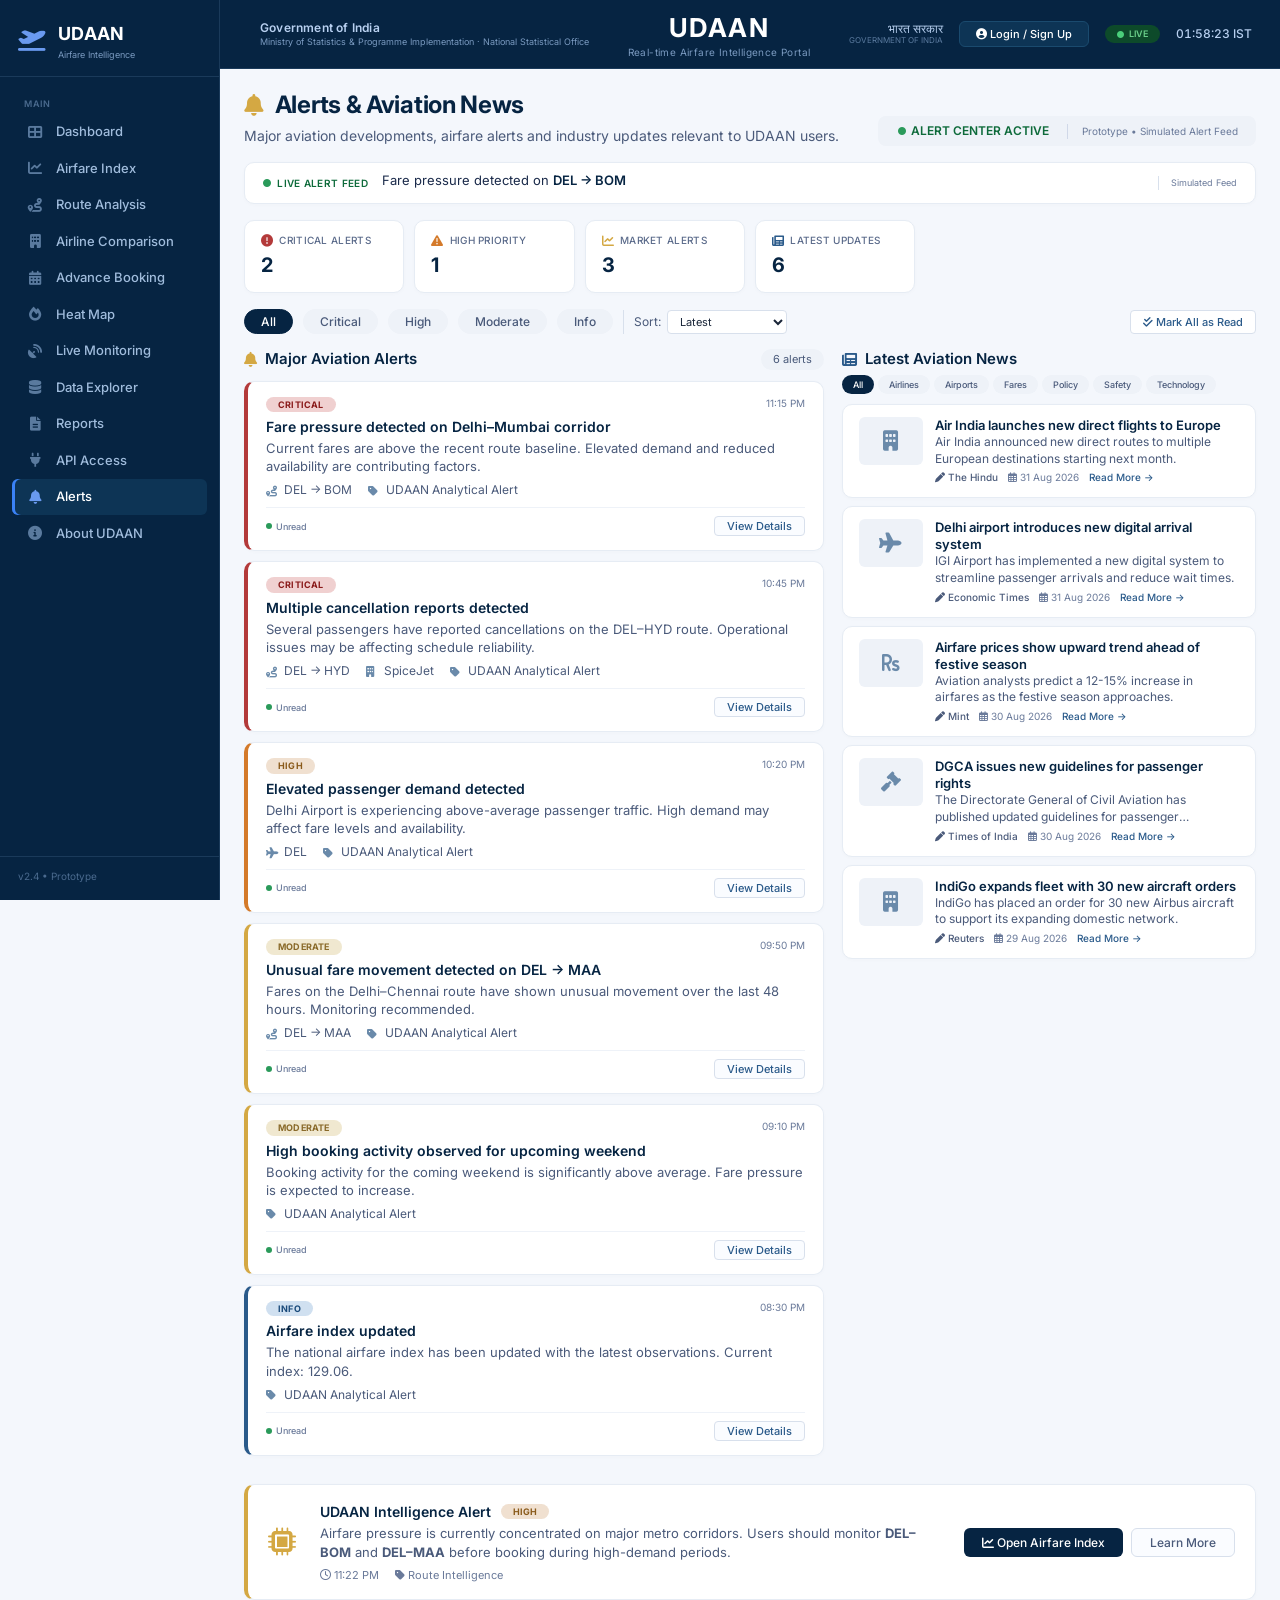
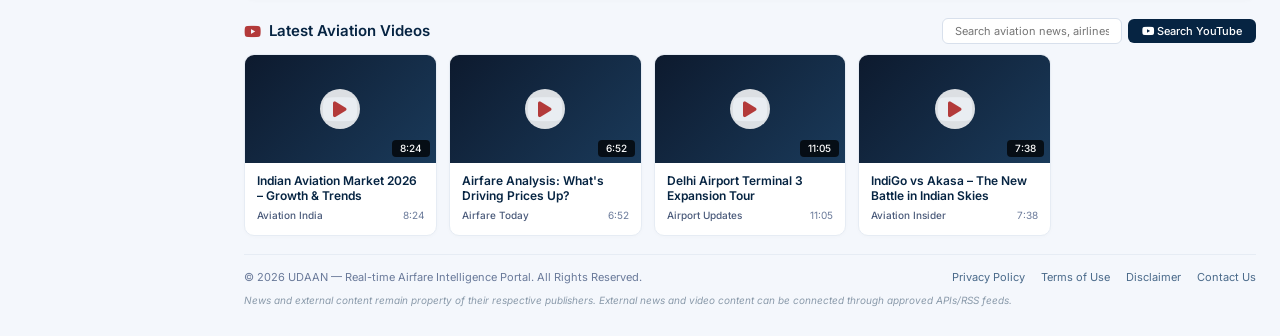
<file: Alerts.html>
<!DOCTYPE html>
<html lang="en">
<head>
    <meta charset="UTF-8" />
    <meta name="viewport" content="width=device-width, initial-scale=1.0" />
    <title>UDAAN – Alerts & Aviation News</title>

    <!-- Inter Font -->
    <link rel="preconnect" href="https://fonts.googleapis.com" />
    <link rel="preconnect" href="https://fonts.gstatic.com" crossorigin />
    <link href="https://fonts.googleapis.com/css2?family=Inter:opsz,wght@14..32,300;14..32,400;14..32,500;14..32,600;14..32,700&display=swap" rel="stylesheet" />

    <!-- Font Awesome 6 -->
    <link rel="stylesheet" href="https://cdnjs.cloudflare.com/ajax/libs/font-awesome/6.0.0-beta3/css/all.min.css" />

    <style>
        /* ----- RESET & BASE ----- */
        * {
            margin: 0;
            padding: 0;
            box-sizing: border-box;
        }
        body {
            font-family: 'Inter', sans-serif;
            background: #f4f7fc;
            color: #1a2639;
            display: flex;
            min-height: 100vh;
            line-height: 1.5;
        }
        a {
            text-decoration: none;
            color: inherit;
        }
        button {
            cursor: pointer;
            font-family: inherit;
            border: none;
            background: none;
        }
        ::-webkit-scrollbar {
            width: 5px;
            height: 5px;
        }
        ::-webkit-scrollbar-track {
            background: #eef2f6;
        }
        ::-webkit-scrollbar-thumb {
            background: #b0c4d8;
            border-radius: 6px;
        }

        /* ----- SIDEBAR ----- */
        .sidebar {
            width: 220px;
            background: #062442;
            color: #b8d0e8;
            display: flex;
            flex-direction: column;
            flex-shrink: 0;
            min-height: 100vh;
            position: sticky;
            top: 0;
            height: 100vh;
            overflow-y: auto;
            padding: 0 0 16px 0;
            border-right: 1px solid #1a3a5a;
            z-index: 100;
        }
        .sidebar-brand {
            padding: 20px 18px 14px 18px;
            border-bottom: 1px solid #1a3a5a;
            display: flex;
            align-items: center;
            gap: 12px;
        }
        .sidebar-brand .brand-icon {
            font-size: 22px;
            color: #6a9af0;
        }
        .sidebar-brand .brand-text {
            font-weight: 700;
            font-size: 18px;
            color: #fff;
            letter-spacing: 0.3px;
        }
        .sidebar-brand .brand-sub {
            font-size: 9px;
            font-weight: 400;
            color: #7a9ac0;
            display: block;
            margin-top: 1px;
        }
        .sidebar-nav {
            padding: 14px 12px 0 12px;
            flex: 1;
        }
        .sidebar-nav .nav-label {
            font-size: 9px;
            text-transform: uppercase;
            letter-spacing: 0.6px;
            color: #4a6a8e;
            padding: 6px 12px 4px 12px;
            font-weight: 600;
        }
        .sidebar-nav a {
            display: flex;
            align-items: center;
            gap: 12px;
            padding: 8px 14px;
            border-radius: 6px;
            font-size: 13px;
            font-weight: 500;
            color: #a0bcdc;
            transition: background 0.15s, color 0.15s;
            margin-bottom: 1px;
        }
        .sidebar-nav a i {
            width: 18px;
            text-align: center;
            font-size: 14px;
            color: #5a7a9e;
        }
        .sidebar-nav a:hover {
            background: #0d3455;
            color: #fff;
        }
        .sidebar-nav a:hover i {
            color: #6a9af0;
        }
        .sidebar-nav a.active {
            background: #0d3455;
            color: #fff;
            box-shadow: inset 3px 0 0 #3b82f6;
        }
        .sidebar-nav a.active i {
            color: #6a9af0;
        }
        .sidebar-footer {
            padding: 12px 18px 0 18px;
            border-top: 1px solid #1a3a5a;
            font-size: 10px;
            color: #4a6a8e;
            margin-top: auto;
        }

        /* ----- HEADER ----- */
        .top-header {
            background: #062442;
            color: #fff;
            padding: 8px 28px;
            display: flex;
            align-items: center;
            justify-content: space-between;
            border-bottom: 1px solid #1a3a5a;
            flex-shrink: 0;
            flex-wrap: wrap;
            gap: 6px 16px;
        }
        .top-header .left {
            display: flex;
            align-items: center;
            gap: 12px;
        }
        .top-header .left .emblem {
            font-size: 26px;
            color: #d4a843;
        }
        .top-header .left .gov-text {
            line-height: 1.3;
        }
        .top-header .left .gov-text .line1 {
            font-size: 12px;
            font-weight: 600;
            letter-spacing: 0.2px;
            color: #b8d0f0;
        }
        .top-header .left .gov-text .line2 {
            font-size: 9px;
            font-weight: 400;
            color: #7a9ac0;
        }
        .top-header .center {
            text-align: center;
        }
        .top-header .center .uda {
            font-size: 26px;
            font-weight: 700;
            letter-spacing: 1.5px;
            color: #fff;
        }
        .top-header .center .uda-sub {
            font-size: 10px;
            font-weight: 400;
            color: #7a9ac0;
            letter-spacing: 0.4px;
            display: block;
            margin-top: -2px;
        }
        .top-header .right {
            display: flex;
            align-items: center;
            gap: 16px;
        }
        .top-header .right .hindi {
            font-size: 12px;
            font-weight: 500;
            color: #b8d0f0;
            line-height: 1.2;
            text-align: right;
        }
        .top-header .right .hindi small {
            font-size: 8px;
            font-weight: 400;
            color: #5a7a9e;
            display: block;
        }
        .top-header .right .login-btn {
            background: #0d3455;
            border: 1px solid #1a4a6e;
            color: #fff;
            padding: 5px 16px;
            border-radius: 6px;
            font-size: 11px;
            font-weight: 500;
            transition: background 0.15s;
        }
        .top-header .right .login-btn:hover {
            background: #1a4a6e;
        }
        .top-header .right .live-badge {
            background: #0d4a2a;
            color: #6acf8a;
            font-size: 9px;
            font-weight: 600;
            padding: 2px 12px;
            border-radius: 12px;
            display: flex;
            align-items: center;
            gap: 5px;
        }
        .top-header .right .live-badge i {
            font-size: 7px;
            color: #4acf7a;
        }
        .top-header .right .clock {
            font-size: 12px;
            font-weight: 500;
            color: #b8d0f0;
            font-variant-numeric: tabular-nums;
        }

        /* ----- MAIN WRAPPER ----- */
        .main-wrapper {
            flex: 1;
            display: flex;
            flex-direction: column;
            min-width: 0;
        }

        /* ----- PAGE CONTENT ----- */
        .page-content {
            padding: 18px 24px 28px 24px;
            flex: 1;
        }

        /* ----- TITLE ROW ----- */
        .page-title-row {
            display: flex;
            align-items: flex-end;
            justify-content: space-between;
            flex-wrap: wrap;
            gap: 10px 20px;
            margin-bottom: 16px;
        }
        .page-title-row .title-group h1 {
            font-size: 24px;
            font-weight: 700;
            color: #062442;
            letter-spacing: -0.3px;
            display: flex;
            align-items: center;
            gap: 12px;
        }
        .page-title-row .title-group h1 i {
            color: #d4a843;
            font-size: 22px;
        }
        .page-title-row .title-group p {
            font-size: 14px;
            color: #4a5a7a;
            margin-top: 2px;
            font-weight: 400;
        }
        .page-title-row .meta-group {
            display: flex;
            align-items: center;
            gap: 18px;
            flex-wrap: wrap;
            background: #eef2f8;
            padding: 6px 18px 6px 20px;
            border-radius: 8px;
            font-size: 12px;
            color: #2a3a5a;
        }
        .page-title-row .meta-group .live {
            color: #0d6a3a;
            font-weight: 600;
            display: flex;
            align-items: center;
            gap: 5px;
        }
        .page-title-row .meta-group .live i {
            font-size: 8px;
            color: #2a9a5a;
        }
        .page-title-row .meta-group .proto {
            font-size: 10px;
            color: #6a7a9a;
            font-weight: 400;
            border-left: 1px solid #d0d8e8;
            padding-left: 14px;
        }

        /* ----- TICKER ----- */
        .ticker-wrap {
            background: #fff;
            border-radius: 10px;
            border: 1px solid #e6ecf4;
            padding: 8px 18px;
            margin-bottom: 16px;
            box-shadow: 0 1px 4px rgba(0, 0, 0, 0.02);
            display: flex;
            align-items: center;
            gap: 14px;
            overflow: hidden;
        }
        .ticker-wrap .ticker-label {
            font-size: 10px;
            font-weight: 600;
            color: #0d6a3a;
            text-transform: uppercase;
            letter-spacing: 0.3px;
            white-space: nowrap;
            display: flex;
            align-items: center;
            gap: 6px;
        }
        .ticker-wrap .ticker-label i {
            font-size: 8px;
            color: #2a9a5a;
        }
        .ticker-wrap .ticker-track {
            flex: 1;
            overflow: hidden;
            position: relative;
            height: 24px;
        }
        .ticker-wrap .ticker-track .ticker-item {
            position: absolute;
            white-space: nowrap;
            font-size: 13px;
            color: #1a2a4a;
            opacity: 0;
            transform: translateY(8px);
            transition: opacity 0.4s ease, transform 0.4s ease;
            width: 100%;
        }
        .ticker-wrap .ticker-track .ticker-item.active {
            opacity: 1;
            transform: translateY(0);
        }
        .ticker-wrap .ticker-track .ticker-item .highlight {
            font-weight: 600;
            color: #062442;
        }
        .ticker-wrap .ticker-sim {
            font-size: 9px;
            color: #6a7a9a;
            white-space: nowrap;
            font-weight: 400;
            border-left: 1px solid #d8e0ec;
            padding-left: 12px;
        }

        /* ----- KPI STRIP ----- */
        .kpi-strip {
            display: grid;
            grid-template-columns: repeat(auto-fill, minmax(140px, 1fr));
            gap: 10px;
            margin-bottom: 16px;
        }
        .kpi-card {
            background: #fff;
            border-radius: 10px;
            padding: 12px 16px;
            border: 1px solid #e6ecf4;
            box-shadow: 0 1px 4px rgba(0, 0, 0, 0.02);
            transition: box-shadow 0.15s;
        }
        .kpi-card:hover {
            box-shadow: 0 4px 12px rgba(0, 0, 0, 0.04);
        }
        .kpi-card .kpi-label {
            font-size: 10px;
            font-weight: 500;
            color: #5a6a8a;
            text-transform: uppercase;
            letter-spacing: 0.3px;
            display: flex;
            align-items: center;
            gap: 6px;
        }
        .kpi-card .kpi-label i {
            font-size: 12px;
            color: #6a8aaa;
        }
        .kpi-card .kpi-value {
            font-size: 20px;
            font-weight: 700;
            color: #062442;
            margin-top: 2px;
        }
        .kpi-card .kpi-sub {
            font-size: 10px;
            color: #4a5a7a;
        }

        /* ----- FILTER ROW ----- */
        .filter-row {
            display: flex;
            flex-wrap: wrap;
            gap: 6px 10px;
            align-items: center;
            margin-bottom: 14px;
        }
        .filter-row .filter-btn {
            padding: 4px 16px;
            border-radius: 20px;
            font-size: 12px;
            font-weight: 500;
            color: #4a5a7a;
            background: #eef2f8;
            border: 1px solid transparent;
            transition: background 0.15s, color 0.15s, border-color 0.15s;
        }
        .filter-row .filter-btn:hover {
            background: #e2e8f0;
        }
        .filter-row .filter-btn.active {
            background: #062442;
            color: #fff;
            border-color: #062442;
        }
        .filter-row .filter-btn.sev-critical.active {
            background: #8a1a1a;
            border-color: #8a1a1a;
            color: #fff;
        }
        .filter-row .filter-btn.sev-high.active {
            background: #b37a2a;
            border-color: #b37a2a;
            color: #fff;
        }
        .filter-row .filter-btn.sev-moderate.active {
            background: #d4a843;
            border-color: #d4a843;
            color: #fff;
        }
        .filter-row .filter-btn.sev-info.active {
            background: #2a5a8a;
            border-color: #2a5a8a;
            color: #fff;
        }
        .filter-row .filter-divider {
            width: 1px;
            height: 24px;
            background: #d8e0ec;
        }
        .filter-row .filter-sort {
            font-size: 12px;
            color: #4a5a7a;
            display: flex;
            align-items: center;
            gap: 6px;
        }
        .filter-row .filter-sort select {
            border: 1px solid #d8e0ec;
            border-radius: 4px;
            padding: 3px 8px;
            font-size: 11px;
            font-family: inherit;
            background: #fff;
            color: #1a2639;
        }
        .filter-row .filter-sort select:focus {
            outline: none;
            border-color: #3b82f6;
        }
        .filter-row .mark-read-btn {
            font-size: 11px;
            font-weight: 500;
            color: #2a5a8a;
            padding: 4px 12px;
            border-radius: 4px;
            border: 1px solid #d8e0ec;
            background: #fff;
            transition: background 0.15s;
            margin-left: auto;
        }
        .filter-row .mark-read-btn:hover {
            background: #eef2f8;
        }

        /* ----- TWO-COLUMN LAYOUT ----- */
        .two-col {
            display: grid;
            grid-template-columns: 1.4fr 1fr;
            gap: 18px;
            margin-bottom: 18px;
        }

        /* ----- ALERT CARDS ----- */
        .alert-section .as-head {
            display: flex;
            justify-content: space-between;
            align-items: center;
            margin-bottom: 10px;
        }
        .alert-section .as-head h3 {
            font-size: 15px;
            font-weight: 600;
            color: #062442;
            display: flex;
            align-items: center;
            gap: 8px;
        }
        .alert-section .as-head h3 i {
            color: #d4a843;
        }
        .alert-section .as-head .as-count {
            font-size: 11px;
            color: #4a5a7a;
            background: #eef2f8;
            padding: 2px 12px;
            border-radius: 12px;
        }

        .alert-card {
            background: #fff;
            border-radius: 10px;
            border: 1px solid #e6ecf4;
            padding: 14px 18px;
            margin-bottom: 10px;
            box-shadow: 0 1px 4px rgba(0, 0, 0, 0.02);
            transition: box-shadow 0.15s, border-color 0.15s;
            cursor: pointer;
            position: relative;
            border-left: 4px solid #8aaaca;
        }
        .alert-card:hover {
            box-shadow: 0 4px 12px rgba(0, 0, 0, 0.05);
        }
        .alert-card.sev-critical {
            border-left-color: #b33a3a;
        }
        .alert-card.sev-high {
            border-left-color: #d47a2a;
        }
        .alert-card.sev-moderate {
            border-left-color: #d4a843;
        }
        .alert-card.sev-info {
            border-left-color: #2a5a8a;
        }
        .alert-card .ac-top {
            display: flex;
            justify-content: space-between;
            align-items: flex-start;
            gap: 8px;
        }
        .alert-card .ac-top .ac-badge {
            font-size: 9px;
            font-weight: 700;
            padding: 1px 12px;
            border-radius: 12px;
            text-transform: uppercase;
            letter-spacing: 0.2px;
            flex-shrink: 0;
            margin-top: 1px;
        }
        .ac-badge.critical {
            background: #f0d0d0;
            color: #8a1a1a;
        }
        .ac-badge.high {
            background: #f0e0d0;
            color: #8a5a1a;
        }
        .ac-badge.moderate {
            background: #f0e8d0;
            color: #8a6a2a;
        }
        .ac-badge.info {
            background: #d0e0f0;
            color: #1a4a7a;
        }
        .alert-card .ac-top .ac-time {
            font-size: 10px;
            color: #6a7a9a;
            font-weight: 400;
            flex-shrink: 0;
        }
        .alert-card .ac-title {
            font-size: 14px;
            font-weight: 600;
            color: #062442;
            margin: 4px 0 2px 0;
        }
        .alert-card .ac-desc {
            font-size: 13px;
            color: #4a5a7a;
            line-height: 1.4;
        }
        .alert-card .ac-meta {
            display: flex;
            flex-wrap: wrap;
            gap: 8px 16px;
            margin-top: 6px;
            font-size: 12px;
            color: #4a5a7a;
        }
        .alert-card .ac-meta .ac-meta-item {
            display: flex;
            align-items: center;
            gap: 4px;
        }
        .alert-card .ac-meta .ac-meta-item i {
            font-size: 11px;
            color: #6a8aaa;
            width: 14px;
        }
        .alert-card .ac-meta .ac-source {
            font-size: 10px;
            color: #6a7a9a;
        }
        .alert-card .ac-footer {
            display: flex;
            justify-content: space-between;
            align-items: center;
            margin-top: 8px;
            padding-top: 8px;
            border-top: 1px solid #eef2f8;
        }
        .alert-card .ac-footer .ac-read-status {
            font-size: 9px;
            font-weight: 500;
            color: #6a7a9a;
            display: flex;
            align-items: center;
            gap: 4px;
        }
        .alert-card .ac-footer .ac-read-status .dot {
            width: 6px;
            height: 6px;
            border-radius: 50%;
            display: inline-block;
        }
        .alert-card .ac-footer .ac-read-status .dot.unread {
            background: #2a9a5a;
        }
        .alert-card .ac-footer .ac-read-status .dot.read {
            background: #b0c4d8;
        }
        .alert-card .ac-footer .ac-view-btn {
            font-size: 11px;
            font-weight: 500;
            color: #2a5a8a;
            padding: 2px 12px;
            border-radius: 4px;
            border: 1px solid #d8e0ec;
            background: #fafcff;
            transition: background 0.15s;
        }
        .alert-card .ac-footer .ac-view-btn:hover {
            background: #eef2f8;
        }

        .alert-card.read {
            opacity: 0.7;
        }
        .alert-card.read .ac-footer .ac-read-status .dot {
            background: #b0c4d8;
        }

        /* ----- NEWS CARDS ----- */
        .news-section .ns-head {
            display: flex;
            justify-content: space-between;
            align-items: center;
            margin-bottom: 10px;
            flex-wrap: wrap;
            gap: 4px 10px;
        }
        .news-section .ns-head h3 {
            font-size: 15px;
            font-weight: 600;
            color: #062442;
            display: flex;
            align-items: center;
            gap: 8px;
        }
        .news-section .ns-head h3 i {
            color: #2a5a8a;
        }
        .news-section .ns-head .ns-cats {
            display: flex;
            gap: 4px;
            flex-wrap: wrap;
        }
        .news-section .ns-head .ns-cats .ns-cat {
            font-size: 9px;
            font-weight: 500;
            padding: 2px 10px;
            border-radius: 12px;
            background: #eef2f8;
            color: #4a5a7a;
            border: 1px solid transparent;
            transition: background 0.15s, color 0.15s;
            cursor: pointer;
        }
        .news-section .ns-head .ns-cats .ns-cat:hover {
            background: #e2e8f0;
        }
        .news-section .ns-head .ns-cats .ns-cat.active {
            background: #062442;
            color: #fff;
        }

        .news-card {
            background: #fff;
            border-radius: 10px;
            border: 1px solid #e6ecf4;
            padding: 12px 16px;
            margin-bottom: 8px;
            box-shadow: 0 1px 4px rgba(0, 0, 0, 0.02);
            transition: box-shadow 0.15s;
            display: flex;
            gap: 12px;
            align-items: flex-start;
        }
        .news-card:hover {
            box-shadow: 0 4px 12px rgba(0, 0, 0, 0.04);
        }
        .news-card .nc-thumb {
            width: 64px;
            height: 48px;
            border-radius: 6px;
            flex-shrink: 0;
            background: #eef2f8;
            overflow: hidden;
            display: flex;
            align-items: center;
            justify-content: center;
            color: #6a8aaa;
            font-size: 20px;
        }
        .news-card .nc-thumb img {
            width: 100%;
            height: 100%;
            object-fit: cover;
        }
        .news-card .nc-body {
            flex: 1;
            min-width: 0;
        }
        .news-card .nc-body .nc-title {
            font-size: 13px;
            font-weight: 600;
            color: #062442;
            line-height: 1.3;
        }
        .news-card .nc-body .nc-summary {
            font-size: 12px;
            color: #4a5a7a;
            line-height: 1.4;
            display: -webkit-box;
            -webkit-line-clamp: 2;
            -webkit-box-orient: vertical;
            overflow: hidden;
        }
        .news-card .nc-body .nc-meta {
            display: flex;
            gap: 10px;
            margin-top: 3px;
            font-size: 10px;
            color: #6a7a9a;
            flex-wrap: wrap;
            align-items: center;
        }
        .news-card .nc-body .nc-meta .nc-source {
            font-weight: 500;
            color: #4a5a7a;
        }
        .news-card .nc-body .nc-meta .nc-readmore {
            color: #2a5a8a;
            font-weight: 500;
            cursor: pointer;
        }
        .news-card .nc-body .nc-meta .nc-readmore:hover {
            text-decoration: underline;
        }

        /* ----- VIDEO SECTION ----- */
        .video-section {
            margin-bottom: 18px;
        }
        .video-section .vs-head {
            display: flex;
            justify-content: space-between;
            align-items: center;
            margin-bottom: 10px;
            flex-wrap: wrap;
            gap: 4px 10px;
        }
        .video-section .vs-head h3 {
            font-size: 15px;
            font-weight: 600;
            color: #062442;
            display: flex;
            align-items: center;
            gap: 8px;
        }
        .video-section .vs-head h3 i {
            color: #b33a3a;
        }
        .video-section .vs-head .vs-search {
            display: flex;
            gap: 6px;
            align-items: center;
        }
        .video-section .vs-head .vs-search input {
            border: 1px solid #d8e0ec;
            border-radius: 6px;
            padding: 5px 12px;
            font-size: 11px;
            font-family: inherit;
            width: 180px;
            background: #fff;
            color: #1a2639;
        }
        .video-section .vs-head .vs-search input:focus {
            outline: none;
            border-color: #3b82f6;
        }
        .video-section .vs-head .vs-search button {
            background: #062442;
            color: #fff;
            padding: 5px 14px;
            border-radius: 6px;
            font-size: 11px;
            font-weight: 500;
            transition: background 0.15s;
            white-space: nowrap;
        }
        .video-section .vs-head .vs-search button:hover {
            background: #0d3455;
        }

        .video-grid {
            display: grid;
            grid-template-columns: repeat(auto-fill, minmax(180px, 1fr));
            gap: 12px;
        }
        .video-card {
            background: #fff;
            border-radius: 10px;
            border: 1px solid #e6ecf4;
            overflow: hidden;
            box-shadow: 0 1px 4px rgba(0, 0, 0, 0.02);
            transition: box-shadow 0.15s;
            cursor: pointer;
        }
        .video-card:hover {
            box-shadow: 0 4px 16px rgba(0, 0, 0, 0.08);
        }
        .video-card .vc-thumb {
            width: 100%;
            aspect-ratio: 16/9;
            background: #0d1a2e;
            position: relative;
            overflow: hidden;
            display: flex;
            align-items: center;
            justify-content: center;
        }
        .video-card .vc-thumb img {
            width: 100%;
            height: 100%;
            object-fit: cover;
        }
        .video-card .vc-thumb .vc-play {
            position: absolute;
            width: 40px;
            height: 40px;
            border-radius: 50%;
            background: rgba(255, 255, 255, 0.85);
            display: flex;
            align-items: center;
            justify-content: center;
            color: #b33a3a;
            font-size: 18px;
            transition: transform 0.15s;
        }
        .video-card:hover .vc-thumb .vc-play {
            transform: scale(1.1);
        }
        .video-card .vc-thumb .vc-duration {
            position: absolute;
            bottom: 6px;
            right: 6px;
            background: rgba(0, 0, 0, 0.75);
            color: #fff;
            font-size: 10px;
            font-weight: 500;
            padding: 1px 8px;
            border-radius: 4px;
        }
        .video-card .vc-body {
            padding: 10px 12px 12px 12px;
        }
        .video-card .vc-body .vc-title {
            font-size: 12px;
            font-weight: 600;
            color: #062442;
            line-height: 1.3;
            display: -webkit-box;
            -webkit-line-clamp: 2;
            -webkit-box-orient: vertical;
            overflow: hidden;
        }
        .video-card .vc-body .vc-meta {
            display: flex;
            justify-content: space-between;
            font-size: 10px;
            color: #6a7a9a;
            margin-top: 4px;
        }
        .video-card .vc-body .vc-meta .vc-channel {
            font-weight: 500;
            color: #4a5a7a;
        }

        /* ----- UDAAN INTELLIGENCE ALERT ----- */
        .intel-alert {
            background: #fff;
            border-radius: 10px;
            border: 1px solid #e6ecf4;
            padding: 16px 20px;
            margin-bottom: 18px;
            box-shadow: 0 1px 4px rgba(0, 0, 0, 0.02);
            border-left: 4px solid #d4a843;
            display: flex;
            align-items: center;
            gap: 16px 24px;
            flex-wrap: wrap;
        }
        .intel-alert .ia-icon {
            font-size: 28px;
            color: #d4a843;
        }
        .intel-alert .ia-body {
            flex: 1;
            min-width: 200px;
        }
        .intel-alert .ia-body .ia-title {
            font-size: 14px;
            font-weight: 600;
            color: #062442;
            display: flex;
            align-items: center;
            gap: 10px;
            flex-wrap: wrap;
        }
        .intel-alert .ia-body .ia-title .ia-badge {
            font-size: 9px;
            font-weight: 700;
            padding: 1px 12px;
            border-radius: 12px;
            background: #f0e0d0;
            color: #8a5a1a;
        }
        .intel-alert .ia-body .ia-desc {
            font-size: 13px;
            color: #4a5a7a;
            margin-top: 2px;
        }
        .intel-alert .ia-body .ia-meta {
            font-size: 11px;
            color: #6a7a9a;
            margin-top: 4px;
            display: flex;
            gap: 16px;
            flex-wrap: wrap;
        }
        .intel-alert .ia-action {
            display: flex;
            gap: 8px;
            flex-wrap: wrap;
        }
        .intel-alert .ia-action .ia-btn {
            background: #062442;
            color: #fff;
            padding: 6px 18px;
            border-radius: 6px;
            font-size: 12px;
            font-weight: 500;
            transition: background 0.15s;
        }
        .intel-alert .ia-action .ia-btn:hover {
            background: #0d3455;
        }
        .intel-alert .ia-action .ia-btn-outline {
            border: 1px solid #d8e0ec;
            padding: 6px 18px;
            border-radius: 6px;
            font-size: 12px;
            font-weight: 500;
            color: #4a5a7a;
            background: #fafcff;
            transition: background 0.15s;
        }
        .intel-alert .ia-action .ia-btn-outline:hover {
            background: #eef2f8;
        }

        /* ----- FOOTER ----- */
        .page-footer {
            border-top: 1px solid #e6ecf4;
            padding-top: 14px;
            margin-top: 6px;
            display: flex;
            justify-content: space-between;
            flex-wrap: wrap;
            gap: 8px 16px;
            font-size: 11px;
            color: #6a7a9a;
        }
        .page-footer .footer-links {
            display: flex;
            gap: 16px;
        }
        .page-footer .footer-links a {
            color: #4a6a8a;
        }
        .page-footer .footer-links a:hover {
            color: #062442;
        }
        .page-footer .footer-disclaimer {
            font-size: 10px;
            color: #8a9aaa;
            font-style: italic;
        }

        /* ----- MODAL ----- */
        .modal-overlay {
            position: fixed;
            top: 0;
            left: 0;
            width: 100%;
            height: 100%;
            background: rgba(6, 36, 66, 0.5);
            z-index: 300;
            display: none;
            justify-content: center;
            align-items: center;
            padding: 20px;
            overflow-y: auto;
        }
        .modal-overlay.active {
            display: flex;
        }
        .modal-box {
            background: #fff;
            border-radius: 12px;
            max-width: 640px;
            width: 100%;
            max-height: 94vh;
            overflow-y: auto;
            padding: 24px 28px 20px 28px;
            box-shadow: 0 20px 60px rgba(0, 0, 0, 0.18);
            position: relative;
        }
        .modal-box .close-modal {
            position: absolute;
            top: 14px;
            right: 20px;
            background: none;
            border: none;
            font-size: 26px;
            color: #5a6a8a;
            cursor: pointer;
        }
        .modal-box .modal-title {
            font-size: 20px;
            font-weight: 700;
            color: #062442;
            margin-bottom: 4px;
            padding-right: 30px;
        }
        .modal-box .modal-sub {
            font-size: 13px;
            color: #4a5a7a;
            margin-bottom: 14px;
            display: flex;
            gap: 12px;
            flex-wrap: wrap;
        }
        .modal-box .modal-sub .ms-badge {
            font-size: 10px;
            font-weight: 700;
            padding: 1px 14px;
            border-radius: 12px;
            text-transform: uppercase;
        }
        .modal-box .modal-grid {
            display: grid;
            grid-template-columns: 1fr 1fr;
            gap: 4px 24px;
            margin-bottom: 12px;
        }
        .modal-box .modal-grid .mg-item {
            display: flex;
            justify-content: space-between;
            padding: 5px 0;
            border-bottom: 1px solid #f0f4fa;
            font-size: 13px;
        }
        .modal-box .modal-grid .mg-item .mg-label {
            color: #4a5a7a;
        }
        .modal-box .modal-grid .mg-item .mg-val {
            font-weight: 500;
            color: #062442;
        }
        .modal-box .modal-desc {
            font-size: 13px;
            color: #1a2a4a;
            padding: 10px 14px;
            background: #f7f9fc;
            border-radius: 6px;
            border: 1px solid #eef2f8;
            margin-bottom: 12px;
            line-height: 1.6;
        }
        .modal-box .modal-actions {
            display: flex;
            gap: 12px;
            margin-top: 12px;
            flex-wrap: wrap;
            border-top: 1px solid #eef2f8;
            padding-top: 14px;
        }
        .modal-box .modal-actions button {
            padding: 6px 20px;
            border-radius: 6px;
            font-weight: 500;
            font-size: 12px;
            border: 1px solid #d8e0ec;
            background: #f7f9fc;
            color: #1a2a4a;
            transition: background 0.15s;
        }
        .modal-box .modal-actions button.primary {
            background: #062442;
            color: #fff;
            border-color: #062442;
        }
        .modal-box .modal-actions button.primary:hover {
            background: #0d3455;
        }
        .modal-box .modal-actions button:hover {
            background: #eef2f8;
        }

        /* ===== RESPONSIVE ===== */
        @media (max-width: 1200px) {
            .two-col {
                grid-template-columns: 1fr;
            }
            .sidebar {
                width: 60px;
                padding: 0 0 10px 0;
            }
            .sidebar-brand .brand-text,
            .sidebar-brand .brand-sub,
            .sidebar-nav .nav-label,
            .sidebar-nav a span,
            .sidebar-footer {
                display: none;
            }
            .sidebar-nav a {
                justify-content: center;
                padding: 10px 0;
            }
            .sidebar-nav a i {
                font-size: 18px;
                width: auto;
            }
            .top-header .left .gov-text .line2 {
                display: none;
            }
            .top-header .center .uda {
                font-size: 22px;
            }
            .page-content {
                padding: 12px 14px 20px 14px;
            }
            .video-grid {
                grid-template-columns: repeat(auto-fill, minmax(160px, 1fr));
            }
        }
        @media (max-width: 768px) {
            .sidebar {
                width: 48px;
            }
            .sidebar-nav a {
                padding: 8px 0;
            }
            .top-header {
                padding: 6px 12px;
                flex-direction: column;
                align-items: stretch;
                gap: 4px;
            }
            .top-header .left,
            .top-header .center,
            .top-header .right {
                justify-content: center;
            }
            .top-header .right .hindi {
                text-align: center;
            }
            .top-header .right .clock {
                font-size: 10px;
            }
            .page-content {
                padding: 8px 10px 14px 10px;
            }
            .page-title-row .title-group h1 {
                font-size: 18px;
            }
            .page-title-row .meta-group {
                font-size: 10px;
                padding: 4px 12px;
                gap: 8px;
            }
            .kpi-strip {
                grid-template-columns: repeat(2, 1fr);
            }
            .filter-row {
                gap: 4px 6px;
            }
            .filter-row .filter-btn {
                font-size: 10px;
                padding: 2px 10px;
            }
            .filter-row .mark-read-btn {
                font-size: 10px;
                padding: 2px 10px;
                margin-left: 0;
                width: 100%;
                text-align: center;
            }
            .filter-row .filter-sort select {
                font-size: 10px;
                padding: 2px 6px;
            }
            .intel-alert {
                flex-direction: column;
                align-items: flex-start;
            }
            .intel-alert .ia-action {
                width: 100%;
            }
            .intel-alert .ia-action .ia-btn,
            .intel-alert .ia-action .ia-btn-outline {
                flex: 1;
                text-align: center;
            }
            .video-section .vs-head {
                flex-direction: column;
                align-items: stretch;
            }
            .video-section .vs-head .vs-search {
                width: 100%;
            }
            .video-section .vs-head .vs-search input {
                flex: 1;
                width: auto;
            }
            .video-grid {
                grid-template-columns: 1fr 1fr;
            }
            .modal-box {
                padding: 16px;
                margin: 8px;
            }
            .modal-box .modal-grid {
                grid-template-columns: 1fr;
            }
            .page-footer {
                flex-direction: column;
                align-items: center;
                text-align: center;
            }
            .news-card .nc-thumb {
                width: 48px;
                height: 36px;
            }
            .ticker-wrap .ticker-sim {
                display: none;
            }
            .ticker-wrap .ticker-track .ticker-item {
                font-size: 11px;
            }
        }
        @media (max-width: 480px) {
            .kpi-strip {
                grid-template-columns: 1fr 1fr;
                gap: 6px;
            }
            .kpi-card .kpi-value {
                font-size: 17px;
            }
            .page-title-row .title-group h1 {
                font-size: 16px;
            }
            .page-title-row .meta-group {
                font-size: 9px;
                padding: 3px 10px;
                gap: 6px;
            }
            .video-grid {
                grid-template-columns: 1fr;
            }
            .alert-card .ac-top {
                flex-direction: column;
                align-items: flex-start;
            }
            .alert-card .ac-top .ac-time {
                align-self: flex-start;
            }
            .filter-row .filter-divider {
                display: none;
            }
            .intel-alert .ia-body .ia-title {
                font-size: 13px;
            }
        }

        /* ----- UTILITY ----- */
        .hidden {
            display: none !important;
        }
        .text-muted {
            color: #6a7a9a;
        }
    </style>
</head>
<body>

    <!-- ===== SIDEBAR ===== -->
    <aside class="sidebar">
        <div class="sidebar-brand">
            <span class="brand-icon"><i class="fas fa-plane-departure"></i></span>
            <div>
                <span class="brand-text">UDAAN</span>
                <span class="brand-sub">Airfare Intelligence</span>
            </div>
        </div>
        <nav class="sidebar-nav">
            <div class="nav-label">Main</div>
            <a href="index.html"><i class="fas fa-th-large"></i><span>Dashboard</span></a>
            <a href="airfare-index.html"><i class="fas fa-chart-line"></i><span>Airfare Index</span></a>
            <a href="routeanalysis.html"><i class="fas fa-route"></i><span>Route Analysis</span></a>
            <a href="airline-comparison.html"><i class="fas fa-building"></i><span>Airline Comparison</span></a>
            <a href="advance-booking.html"><i class="fas fa-calendar-alt"></i><span>Advance Booking</span></a>
            <a href="heatmap.html"><i class="fas fa-fire"></i><span>Heat Map</span></a>
            <a href="live-monitoring.html"><i class="fas fa-satellite-dish"></i><span>Live Monitoring</span></a>
            <a href="data-explorer.html"><i class="fas fa-database"></i><span>Data Explorer</span></a>
            <a href="reports.html"><i class="fas fa-file-alt"></i><span>Reports</span></a>
            <a href="https://esankhyiki.mospi.gov.in" target="_blank"><i class="fas fa-plug"></i><span>API Access</span></a>
            <a href="#" class="active"><i class="fas fa-bell"></i><span>Alerts</span></a>
            <a href="about.html"><i class="fas fa-info-circle"></i><span>About UDAAN</span></a>
        </nav>
        <div class="sidebar-footer">v2.4 &bull; Prototype</div>
    </aside>

    <!-- ===== MAIN WRAPPER ===== -->
    <div class="main-wrapper">

        <!-- ===== HEADER ===== -->
        <header class="top-header">
            <div class="left">
                <span class="emblem"><i class="fas fa-ashoka"></i></span>
                <div class="gov-text">
                    <div class="line1">Government of India</div>
                    <div class="line2">Ministry of Statistics &amp; Programme Implementation &middot; National Statistical Office</div>
                </div>
            </div>
            <div class="center">
                <div class="uda">UDAAN</div>
                <span class="uda-sub">Real-time Airfare Intelligence Portal</span>
            </div>
            <div class="right">
                <div class="hindi">
                    भारत सरकार
                    <small>GOVERNMENT OF INDIA</small>
                </div>
                <button class="login-btn"><i class="fas fa-user-circle"></i> Login / Sign Up</button>
                <span class="live-badge"><i class="fas fa-circle"></i> LIVE</span>
                <span class="clock" id="headerClock">00:00:00 IST</span>
            </div>
        </header>

        <!-- ===== PAGE CONTENT ===== -->
        <div class="page-content">

            <!-- TITLE -->
            <div class="page-title-row">
                <div class="title-group">
                    <h1><i class="fas fa-bell"></i> Alerts &amp; Aviation News</h1>
                    <p>Major aviation developments, airfare alerts and industry updates relevant to UDAAN users.</p>
                </div>
                <div class="meta-group">
                    <span class="live"><i class="fas fa-circle"></i> ALERT CENTER ACTIVE</span>
                    <span class="proto">Prototype &bull; Simulated Alert Feed</span>
                </div>
            </div>

            <!-- TICKER -->
            <div class="ticker-wrap">
                <div class="ticker-label"><i class="fas fa-circle"></i> LIVE ALERT FEED</div>
                <div class="ticker-track" id="tickerTrack">
                    <div class="ticker-item active">Fare pressure detected on <span class="highlight">DEL → BOM</span></div>
                    <div class="ticker-item">High demand at <span class="highlight">DEL</span> Airport</div>
                    <div class="ticker-item">Airfare Index <span class="highlight">+4.82%</span></div>
                    <div class="ticker-item">Weekend travel demand <span class="highlight">rising</span></div>
                    <div class="ticker-item">DEL → MAA fare movement <span class="highlight">unusual</span></div>
                </div>
                <span class="ticker-sim">Simulated Feed</span>
            </div>

            <!-- KPI STRIP -->
            <div class="kpi-strip">
                <div class="kpi-card"><div class="kpi-label"><i class="fas fa-exclamation-circle" style="color:#b33a3a;"></i> Critical Alerts</div><div class="kpi-value" id="kpiCritical">2</div></div>
                <div class="kpi-card"><div class="kpi-label"><i class="fas fa-exclamation-triangle" style="color:#d47a2a;"></i> High Priority</div><div class="kpi-value" id="kpiHigh">5</div></div>
                <div class="kpi-card"><div class="kpi-label"><i class="fas fa-chart-line" style="color:#d4a843;"></i> Market Alerts</div><div class="kpi-value" id="kpiMarket">8</div></div>
                <div class="kpi-card"><div class="kpi-label"><i class="fas fa-newspaper" style="color:#2a5a8a;"></i> Latest Updates</div><div class="kpi-value" id="kpiUpdates">24</div></div>
            </div>

            <!-- FILTER ROW -->
            <div class="filter-row" id="filterRow">
                <button class="filter-btn active" data-filter="all">All</button>
                <button class="filter-btn sev-critical" data-filter="critical">Critical</button>
                <button class="filter-btn sev-high" data-filter="high">High</button>
                <button class="filter-btn sev-moderate" data-filter="moderate">Moderate</button>
                <button class="filter-btn sev-info" data-filter="info">Info</button>
                <span class="filter-divider"></span>
                <div class="filter-sort">
                    <span>Sort:</span>
                    <select id="sortSelect">
                        <option value="latest">Latest</option>
                        <option value="important">Most Important</option>
                    </select>
                </div>
                <button class="mark-read-btn" id="markReadBtn"><i class="fas fa-check-double"></i> Mark All as Read</button>
            </div>

            <!-- TWO-COLUMN: Alerts + News -->
            <div class="two-col">
                <!-- ALERTS -->
                <div class="alert-section">
                    <div class="as-head">
                        <h3><i class="fas fa-bell"></i> Major Aviation Alerts</h3>
                        <span class="as-count" id="alertCount">6 alerts</span>
                    </div>
                    <div id="alertContainer">
                        <!-- Rendered by JS -->
                    </div>
                </div>

                <!-- NEWS -->
                <div class="news-section">
                    <div class="ns-head">
                        <h3><i class="fas fa-newspaper"></i> Latest Aviation News</h3>
                        <div class="ns-cats" id="newsCats">
                            <span class="ns-cat active" data-cat="all">All</span>
                            <span class="ns-cat" data-cat="airlines">Airlines</span>
                            <span class="ns-cat" data-cat="airports">Airports</span>
                            <span class="ns-cat" data-cat="fares">Fares</span>
                            <span class="ns-cat" data-cat="policy">Policy</span>
                            <span class="ns-cat" data-cat="safety">Safety</span>
                            <span class="ns-cat" data-cat="technology">Technology</span>
                        </div>
                    </div>
                    <div id="newsContainer">
                        <!-- Rendered by JS -->
                    </div>
                </div>
            </div>

            <!-- UDAAN INTELLIGENCE ALERT -->
            <div class="intel-alert">
                <div class="ia-icon"><i class="fas fa-microchip"></i></div>
                <div class="ia-body">
                    <div class="ia-title">
                        UDAAN Intelligence Alert
                        <span class="ia-badge">HIGH</span>
                    </div>
                    <div class="ia-desc">
                        Airfare pressure is currently concentrated on major metro corridors. Users should monitor <strong>DEL–BOM</strong> and <strong>DEL–MAA</strong> before booking during high-demand periods.
                    </div>
                    <div class="ia-meta">
                        <span><i class="far fa-clock"></i> 11:22 PM</span>
                        <span><i class="fas fa-tag"></i> Route Intelligence</span>
                    </div>
                </div>
                <div class="ia-action">
                    <button class="ia-btn" id="openAirfareIndex"><i class="fas fa-chart-line"></i> Open Airfare Index</button>
                    <button class="ia-btn-outline" id="intelMoreBtn">Learn More</button>
                </div>
            </div>

            <!-- VIDEO SECTION -->
            <div class="video-section">
                <div class="vs-head">
                    <h3><i class="fab fa-youtube"></i> Latest Aviation Videos</h3>
                    <div class="vs-search">
                        <input type="text" id="videoSearchInput" placeholder="Search aviation news, airlines, airports..." />
                        <button id="videoSearchBtn"><i class="fab fa-youtube"></i> Search YouTube</button>
                    </div>
                </div>
                <div class="video-grid" id="videoGrid">
                    <!-- Rendered by JS -->
                </div>
            </div>

            <!-- FOOTER -->
            <div class="page-footer">
                <span>© 2026 UDAAN — Real-time Airfare Intelligence Portal. All Rights Reserved.</span>
                <div class="footer-links">
                    <a href="#">Privacy Policy</a>
                    <a href="#">Terms of Use</a>
                    <a href="#">Disclaimer</a>
                    <a href="#">Contact Us</a>
                </div>
                <div class="footer-disclaimer">News and external content remain property of their respective publishers. External news and video content can be connected through approved APIs/RSS feeds.</div>
            </div>

        </div><!-- /page-content -->
    </div><!-- /main-wrapper -->

    <!-- ===== MODAL ===== -->
    <div class="modal-overlay" id="alertModal">
        <div class="modal-box">
            <button class="close-modal" id="modalClose">&times;</button>
            <div class="modal-title" id="modalTitle">Alert Details</div>
            <div class="modal-sub" id="modalSub">
                <span id="modalId">UDAAN-ALT-001</span>
                <span class="ms-badge" id="modalBadge">CRITICAL</span>
                <span id="modalTime">11:22 PM</span>
            </div>
            <div class="modal-grid" id="modalGrid">
                <div class="mg-item"><span class="mg-label">Severity</span><span class="mg-val" id="mSeverity">Critical</span></div>
                <div class="mg-item"><span class="mg-label">Affected Route</span><span class="mg-val" id="mRoute">DEL → BOM</span></div>
                <div class="mg-item"><span class="mg-label">Current Fare</span><span class="mg-val" id="mCurrent">₹7,240</span></div>
                <div class="mg-item"><span class="mg-label">Historical Baseline</span><span class="mg-val" id="mBaseline">₹6,120</span></div>
                <div class="mg-item"><span class="mg-label">Deviation</span><span class="mg-val" id="mDeviation">+18.2%</span></div>
                <div class="mg-item"><span class="mg-label">Source</span><span class="mg-val" id="mSource">UDAAN Analytical Alert</span></div>
                <div class="mg-item"><span class="mg-label">Status</span><span class="mg-val" id="mStatus">Active</span></div>
                <div class="mg-item"><span class="mg-label">Airline/Airport</span><span class="mg-val" id="mAffected">—</span></div>
            </div>
            <div class="modal-desc" id="modalDesc">
                Current fares are above the recent route baseline due to elevated demand and reduced availability.
            </div>
            <div style="font-size:12px;color:#4a5a7a;margin-bottom:8px;">
                <strong>Possible Cause:</strong> <span id="modalCause">Elevated demand + reduced availability</span>
            </div>
            <div style="font-size:12px;color:#4a5a7a;margin-bottom:12px;">
                <strong>Recommended Action:</strong> <span id="modalAction">Monitor route before booking.</span>
            </div>
            <div class="modal-actions">
                <button class="primary" id="modalCloseBtn">Close</button>
            </div>
        </div>
    </div>

    <!-- ============================================================ -->
    <!-- JAVASCRIPT -->
    <!-- ============================================================ -->
    <script>
        // ============================================================
        //  DATA
        // ============================================================

        const ALERTS = [{
            id: 'UDAAN-ALT-001',
            severity: 'critical',
            title: 'Fare pressure detected on Delhi–Mumbai corridor',
            description: 'Current fares are above the recent route baseline. Elevated demand and reduced availability are contributing factors.',
            route: 'DEL → BOM',
            affected: 'DEL → BOM',
            airline: null,
            airport: null,
            currentFare: 7240,
            baseline: 6120,
            deviation: 18.2,
            cause: 'Elevated demand + reduced availability',
            action: 'Monitor route before booking.',
            source: 'UDAAN Analytical Alert',
            time: '11:15 PM',
            timestamp: Date.now() - 3600000,
            read: false
        }, {
            id: 'UDAAN-ALT-002',
            severity: 'critical',
            title: 'Multiple cancellation reports detected',
            description: 'Several passengers have reported cancellations on the DEL–HYD route. Operational issues may be affecting schedule reliability.',
            route: 'DEL → HYD',
            affected: 'DEL → HYD',
            airline: 'SpiceJet',
            airport: null,
            currentFare: null,
            baseline: null,
            deviation: null,
            cause: 'Operational disruption',
            action: 'Check flight status before travel.',
            source: 'UDAAN Analytical Alert',
            time: '10:45 PM',
            timestamp: Date.now() - 5400000,
            read: false
        }, {
            id: 'UDAAN-ALT-003',
            severity: 'high',
            title: 'Elevated passenger demand detected',
            description: 'Delhi Airport is experiencing above-average passenger traffic. High demand may affect fare levels and availability.',
            route: null,
            affected: 'Delhi Airport',
            airline: null,
            airport: 'DEL',
            currentFare: null,
            baseline: null,
            deviation: null,
            cause: 'Seasonal travel increase',
            action: 'Book in advance to secure fares.',
            source: 'UDAAN Analytical Alert',
            time: '10:20 PM',
            timestamp: Date.now() - 6600000,
            read: false
        }, {
            id: 'UDAAN-ALT-004',
            severity: 'moderate',
            title: 'Unusual fare movement detected on DEL → MAA',
            description: 'Fares on the Delhi–Chennai route have shown unusual movement over the last 48 hours. Monitoring recommended.',
            route: 'DEL → MAA',
            affected: 'DEL → MAA',
            airline: null,
            airport: null,
            currentFare: 6420,
            baseline: 5800,
            deviation: 10.7,
            cause: 'Demand fluctuation',
            action: 'Monitor fares before booking.',
            source: 'UDAAN Analytical Alert',
            time: '09:50 PM',
            timestamp: Date.now() - 7200000,
            read: false
        }, {
            id: 'UDAAN-ALT-005',
            severity: 'moderate',
            title: 'High booking activity observed for upcoming weekend',
            description: 'Booking activity for the coming weekend is significantly above average. Fare pressure is expected to increase.',
            route: null,
            affected: 'Weekend Travel',
            airline: null,
            airport: null,
            currentFare: null,
            baseline: null,
            deviation: null,
            cause: 'Weekend demand surge',
            action: 'Book early to avoid premium.',
            source: 'UDAAN Analytical Alert',
            time: '09:10 PM',
            timestamp: Date.now() - 7800000,
            read: false
        }, {
            id: 'UDAAN-ALT-006',
            severity: 'info',
            title: 'Airfare index updated',
            description: 'The national airfare index has been updated with the latest observations. Current index: 129.06.',
            route: null,
            affected: 'National Index',
            airline: null,
            airport: null,
            currentFare: null,
            baseline: null,
            deviation: null,
            cause: 'Routine update',
            action: 'Review index for trends.',
            source: 'UDAAN Analytical Alert',
            time: '08:30 PM',
            timestamp: Date.now() - 9000000,
            read: false
        }];

        const NEWS_ITEMS = [{
            id: 'n1',
            category: 'airlines',
            title: 'Air India launches new direct flights to Europe',
            summary: 'Air India announced new direct routes to multiple European destinations starting next month.',
            source: 'The Hindu',
            date: '31 Aug 2026',
            readmore: 'https://www.thehindu.com/business/air-india-new-flights'
        }, {
            id: 'n2',
            category: 'airports',
            title: 'Delhi airport introduces new digital arrival system',
            summary: 'IGI Airport has implemented a new digital system to streamline passenger arrivals and reduce wait times.',
            source: 'Economic Times',
            date: '31 Aug 2026',
            readmore: 'https://economictimes.indiatimes.com/delhi-airport-digital-system'
        }, {
            id: 'n3',
            category: 'fares',
            title: 'Airfare prices show upward trend ahead of festive season',
            summary: 'Aviation analysts predict a 12-15% increase in airfares as the festive season approaches.',
            source: 'Mint',
            date: '30 Aug 2026',
            readmore: 'https://www.livemint.com/airfares-festive-season'
        }, {
            id: 'n4',
            category: 'policy',
            title: 'DGCA issues new guidelines for passenger rights',
            summary: 'The Directorate General of Civil Aviation has published updated guidelines for passenger compensation and rights.',
            source: 'Times of India',
            date: '30 Aug 2026',
            readmore: 'https://timesofindia.indiatimes.com/dgca-passenger-rights'
        }, {
            id: 'n5',
            category: 'airlines',
            title: 'IndiGo expands fleet with 30 new aircraft orders',
            summary: 'IndiGo has placed an order for 30 new Airbus aircraft to support its expanding domestic network.',
            source: 'Reuters',
            date: '29 Aug 2026',
            readmore: 'https://www.reuters.com/business/indigo-aircraft-order'
        }];

        const VIDEOS = [{
            title: 'Indian Aviation Market 2026 – Growth & Trends',
            channel: 'Aviation India',
            duration: '8:24',
            search: 'Indian+aviation+market+2026'
        }, {
            title: 'Airfare Analysis: What\'s Driving Prices Up?',
            channel: 'Airfare Today',
            duration: '6:52',
            search: 'airfare+analysis+India'
        }, {
            title: 'Delhi Airport Terminal 3 Expansion Tour',
            channel: 'Airport Updates',
            duration: '11:05',
            search: 'Delhi+airport+terminal+3+expansion'
        }, {
            title: 'IndiGo vs Akasa – The New Battle in Indian Skies',
            channel: 'Aviation Insider',
            duration: '7:38',
            search: 'IndiGo+Akasa+Air+comparison'
        }];

        // ============================================================
        //  STATE
        // ============================================================
        let currentFilter = 'all';
        let currentNewsCat = 'all';
        let currentSort = 'latest';
        let selectedAlertId = null;

        // Read state from localStorage
        function getReadState() {
            try {
                const data = JSON.parse(localStorage.getItem('udaan_alerts_read') || '{}');
                return data;
            } catch { return {}; }
        }

        function setReadState(data) {
            localStorage.setItem('udaan_alerts_read', JSON.stringify(data));
        }

        function markAlertRead(id) {
            const state = getReadState();
            state[id] = true;
            setReadState(state);
        }

        function isAlertRead(id) {
            const state = getReadState();
            return state[id] || false;
        }

        function markAllRead() {
            const state = {};
            ALERTS.forEach(a => { state[a.id] = true; });
            setReadState(state);
            renderAlerts();
            updateKPIs();
        }

        // ============================================================
        //  CLOCK
        // ============================================================
        function updateClock() {
            const now = new Date();
            const timeStr = now.toLocaleTimeString('en-IN', { hour: '2-digit', minute: '2-digit', second: '2-digit',
                hour12: false });
            document.getElementById('headerClock').textContent = timeStr + ' IST';
        }
        setInterval(updateClock, 1000);
        updateClock();

        // ============================================================
        //  TICKER
        // ============================================================
        let tickerIndex = 0;
        const tickerItems = document.querySelectorAll('#tickerTrack .ticker-item');

        function rotateTicker() {
            tickerItems.forEach(el => el.classList.remove('active'));
            tickerIndex = (tickerIndex + 1) % tickerItems.length;
            tickerItems[tickerIndex].classList.add('active');
        }
        setInterval(rotateTicker, 4000);

        // ============================================================
        //  RENDER: ALERTS
        // ============================================================
        function renderAlerts() {
            const container = document.getElementById('alertContainer');
            let filtered = [...ALERTS];

            // Filter
            if (currentFilter !== 'all') {
                filtered = filtered.filter(a => a.severity === currentFilter);
            }

            // Sort
            if (currentSort === 'important') {
                const order = { critical: 0, high: 1, moderate: 2, info: 3 };
                filtered.sort((a, b) => order[a.severity] - order[b.severity]);
            } else {
                filtered.sort((a, b) => b.timestamp - a.timestamp);
            }

            if (filtered.length === 0) {
                container.innerHTML =
                    `<div style="padding:30px 20px;text-align:center;color:#6a7a9a;background:#f9fafc;border-radius:8px;border:1px solid #e6ecf4;font-size:13px;">No alerts match the current filter.</div>`;
                document.getElementById('alertCount').textContent = '0 alerts';
                return;
            }

            let html = '';
            filtered.forEach(alert => {
                const read = isAlertRead(alert.id);
                const sevClass = alert.severity;
                const badgeClass = alert.severity;
                const badgeLabel = alert.severity.charAt(0).toUpperCase() + alert.severity.slice(1);

                html += `
                    <div class="alert-card sev-${sevClass} ${read ? 'read' : ''}" data-id="${alert.id}">
                        <div class="ac-top">
                            <span class="ac-badge ${badgeClass}">${badgeLabel}</span>
                            <span class="ac-time">${alert.time}</span>
                        </div>
                        <div class="ac-title">${alert.title}</div>
                        <div class="ac-desc">${alert.description}</div>
                        <div class="ac-meta">
                            ${alert.route ? `<span class="ac-meta-item"><i class="fas fa-route"></i> ${alert.route}</span>` : ''}
                            ${alert.airline ? `<span class="ac-meta-item"><i class="fas fa-building"></i> ${alert.airline}</span>` : ''}
                            ${alert.airport ? `<span class="ac-meta-item"><i class="fas fa-plane"></i> ${alert.airport}</span>` : ''}
                            <span class="ac-meta-item"><i class="fas fa-tag"></i> ${alert.source}</span>
                        </div>
                        <div class="ac-footer">
                            <span class="ac-read-status">
                                <span class="dot ${read ? 'read' : 'unread'}"></span>
                                ${read ? 'Read' : 'Unread'}
                            </span>
                            <button class="ac-view-btn" data-id="${alert.id}">View Details</button>
                        </div>
                    </div>
                `;
            });

            container.innerHTML = html;
            document.getElementById('alertCount').textContent = filtered.length + ' alerts';

            // Event listeners
            container.querySelectorAll('.ac-view-btn').forEach(btn => {
                btn.addEventListener('click', function(e) {
                    e.stopPropagation();
                    const id = this.dataset.id;
                    openAlertModal(id);
                });
            });

            container.querySelectorAll('.alert-card').forEach(card => {
                card.addEventListener('click', function() {
                    const id = this.dataset.id;
                    if (!isAlertRead(id)) {
                        markAlertRead(id);
                        renderAlerts();
                        updateKPIs();
                    }
                    openAlertModal(id);
                });
            });
        }

        // ============================================================
        //  RENDER: NEWS
        // ============================================================
        function renderNews() {
            const container = document.getElementById('newsContainer');
            let filtered = [...NEWS_ITEMS];

            if (currentNewsCat !== 'all') {
                filtered = filtered.filter(n => n.category === currentNewsCat);
            }

            if (filtered.length === 0) {
                container.innerHTML =
                    `<div style="padding:20px;text-align:center;color:#6a7a9a;background:#f9fafc;border-radius:8px;border:1px solid #e6ecf4;font-size:13px;">No news items in this category.</div>`;
                return;
            }

            let html = '';
            filtered.forEach(news => {
                const iconMap = {
                    airlines: 'fa-building',
                    airports: 'fa-plane',
                    fares: 'fa-rupee-sign',
                    policy: 'fa-gavel',
                    safety: 'fa-shield-alt',
                    technology: 'fa-microchip'
                };
                const icon = iconMap[news.category] || 'fa-newspaper';
                html += `
                    <div class="news-card" data-id="${news.id}">
                        <div class="nc-thumb"><i class="fas ${icon}"></i></div>
                        <div class="nc-body">
                            <div class="nc-title">${news.title}</div>
                            <div class="nc-summary">${news.summary}</div>
                            <div class="nc-meta">
                                <span class="nc-source"><i class="fas fa-pen"></i> ${news.source}</span>
                                <span><i class="far fa-calendar-alt"></i> ${news.date}</span>
                                <span class="nc-readmore" data-href="${news.readmore}">Read More →</span>
                            </div>
                        </div>
                    </div>
                `;
            });

            container.innerHTML = html;

            container.querySelectorAll('.nc-readmore').forEach(el => {
                el.addEventListener('click', function(e) {
                    e.stopPropagation();
                    const href = this.dataset.href;
                    if (href) {
                        window.open(href, '_blank');
                    } else {
                        alert('This is a demo news item. In production, this would link to the full article.');
                    }
                });
            });
        }

        // ============================================================
        //  RENDER: VIDEOS
        // ============================================================
        function renderVideos() {
            const container = document.getElementById('videoGrid');
            let html = '';
            VIDEOS.forEach(video => {
                html += `
                    <div class="video-card" data-search="${video.search}">
                        <div class="vc-thumb">
                            <div style="width:100%;height:100%;background:linear-gradient(135deg,#0d1a2e 0%,#1a3a5a 100%);display:flex;align-items:center;justify-content:center;color:#6a8aaa;font-size:32px;">
                                <i class="fab fa-youtube"></i>
                            </div>
                            <div class="vc-play"><i class="fas fa-play"></i></div>
                            <span class="vc-duration">${video.duration}</span>
                        </div>
                        <div class="vc-body">
                            <div class="vc-title">${video.title}</div>
                            <div class="vc-meta">
                                <span class="vc-channel">${video.channel}</span>
                                <span>${video.duration}</span>
                            </div>
                        </div>
                    </div>
                `;
            });

            container.innerHTML = html;

            container.querySelectorAll('.video-card').forEach(card => {
                card.addEventListener('click', function() {
                    const search = this.dataset.search || 'Indian+aviation';
                    const url = `https://www.youtube.com/results?search_query=${search}`;
                    window.open(url, '_blank');
                });
            });
        }

        // ============================================================
        //  UPDATE KPIs
        // ============================================================
        function updateKPIs() {
            const critical = ALERTS.filter(a => a.severity === 'critical').length;
            const high = ALERTS.filter(a => a.severity === 'high').length;
            const moderate = ALERTS.filter(a => a.severity === 'moderate').length;
            const info = ALERTS.filter(a => a.severity === 'info').length;
            const total = ALERTS.length;

            document.getElementById('kpiCritical').textContent = critical;
            document.getElementById('kpiHigh').textContent = high;
            document.getElementById('kpiMarket').textContent = moderate + info;
            document.getElementById('kpiUpdates').textContent = total;
        }

        // ============================================================
        //  MODAL
        // ============================================================
        function openAlertModal(id) {
            const alert = ALERTS.find(a => a.id === id);
            if (!alert) return;

            selectedAlertId = id;
            if (!isAlertRead(id)) {
                markAlertRead(id);
                renderAlerts();
                updateKPIs();
            }

            document.getElementById('modalTitle').textContent = alert.title;
            document.getElementById('modalId').textContent = alert.id;
            document.getElementById('modalTime').textContent = alert.time;

            const badge = document.getElementById('modalBadge');
            badge.textContent = alert.severity.toUpperCase();
            badge.className = 'ms-badge';
            badge.style.background = alert.severity === 'critical' ? '#f0d0d0' :
                alert.severity === 'high' ? '#f0e0d0' :
                alert.severity === 'moderate' ? '#f0e8d0' : '#d0e0f0';
            badge.style.color = alert.severity === 'critical' ? '#8a1a1a' :
                alert.severity === 'high' ? '#8a5a1a' :
                alert.severity === 'moderate' ? '#8a6a2a' : '#1a4a7a';

            document.getElementById('mSeverity').textContent = alert.severity.charAt(0).toUpperCase() + alert.severity.slice(
            1);
            document.getElementById('mRoute').textContent = alert.route || '—';
            document.getElementById('mCurrent').textContent = alert.currentFare ? '₹' + alert.currentFare.toLocaleString() :
                '—';
            document.getElementById('mBaseline').textContent = alert.baseline ? '₹' + alert.baseline.toLocaleString() : '—';
            document.getElementById('mDeviation').textContent = alert.deviation ? (alert.deviation > 0 ? '+' : '') + alert
                .deviation + '%' : '—';
            document.getElementById('mSource').textContent = alert.source || 'UDAAN Analytical Alert';
            document.getElementById('mStatus').textContent = alert.read ? 'Read' : 'Active';
            document.getElementById('mAffected').textContent = alert.airline || alert.airport || '—';
            document.getElementById('modalDesc').textContent = alert.description;
            document.getElementById('modalCause').textContent = alert.cause || 'Under investigation';
            document.getElementById('modalAction').textContent = alert.action || 'Monitor and review.' + (alert.route ?
                ' Consider booking within the recommended window.' : '');

            document.getElementById('alertModal').classList.add('active');
        }

        function closeModal() {
            document.getElementById('alertModal').classList.remove('active');
        }

        // ============================================================
        //  EVENT BINDINGS
        // ============================================================

        // Filter buttons
        document.querySelectorAll('#filterRow .filter-btn').forEach(btn => {
            btn.addEventListener('click', function() {
                document.querySelectorAll('#filterRow .filter-btn').forEach(b => b.classList.remove('active'));
                this.classList.add('active');
                currentFilter = this.dataset.filter;
                renderAlerts();
            });
        });

        // Sort
        document.getElementById('sortSelect').addEventListener('change', function() {
            currentSort = this.value;
            renderAlerts();
        });

        // Mark all read
        document.getElementById('markReadBtn').addEventListener('click', function() {
            markAllRead();
        });

        // News categories
        document.querySelectorAll('#newsCats .ns-cat').forEach(cat => {
            cat.addEventListener('click', function() {
                document.querySelectorAll('#newsCats .ns-cat').forEach(c => c.classList.remove('active'));
                this.classList.add('active');
                currentNewsCat = this.dataset.cat;
                renderNews();
            });
        });

        // Video search
        document.getElementById('videoSearchBtn').addEventListener('click', function() {
            const query = document.getElementById('videoSearchInput').value.trim();
            if (query) {
                const encoded = encodeURIComponent(query);
                window.open(`https://www.youtube.com/results?search_query=${encoded}`, '_blank');
            } else {
                window.open('https://www.youtube.com/results?search_query=Indian+aviation+news', '_blank');
            }
        });

        document.getElementById('videoSearchInput').addEventListener('keydown', function(e) {
            if (e.key === 'Enter') {
                document.getElementById('videoSearchBtn').click();
            }
        });

        // Intel alert buttons
        document.getElementById('openAirfareIndex').addEventListener('click', function() {
            window.location.href = 'airfare-index.html';
        });

        document.getElementById('intelMoreBtn').addEventListener('click', function() {
            // Find the intel alert and show its details
            const intelAlert = {
                id: 'UDAAN-INTEL-001',
                title: 'UDAAN Intelligence Alert: Metro Corridor Fare Pressure',
                description: 'Airfare pressure is currently concentrated on major metro corridors. Users should monitor DEL–BOM and DEL–MAA before booking during high-demand periods. This alert is based on observed fare patterns and booking activity across monitored routes.',
                severity: 'high',
                route: 'Multiple',
                currentFare: null,
                baseline: null,
                deviation: null,
                cause: 'Concentrated demand on metro corridors',
                action: 'Monitor fares and consider booking 22–30 days in advance for optimal pricing.',
                source: 'UDAAN Intelligence',
                time: '11:22 PM',
                read: false
            };
            // Add to modal
            const alert = intelAlert;
            document.getElementById('modalTitle').textContent = alert.title;
            document.getElementById('modalId').textContent = alert.id;
            document.getElementById('modalTime').textContent = alert.time;

            const badge = document.getElementById('modalBadge');
            badge.textContent = 'HIGH';
            badge.className = 'ms-badge';
            badge.style.background = '#f0e0d0';
            badge.style.color = '#8a5a1a';

            document.getElementById('mSeverity').textContent = 'High';
            document.getElementById('mRoute').textContent = alert.route || 'Multiple';
            document.getElementById('mCurrent').textContent = '—';
            document.getElementById('mBaseline').textContent = '—';
            document.getElementById('mDeviation').textContent = '—';
            document.getElementById('mSource').textContent = alert.source || 'UDAAN Intelligence';
            document.getElementById('mStatus').textContent = 'Active';
            document.getElementById('mAffected').textContent = 'DEL–BOM, DEL–MAA';
            document.getElementById('modalDesc').textContent = alert.description;
            document.getElementById('modalCause').textContent = alert.cause || 'Concentrated demand on metro corridors';
            document.getElementById('modalAction').textContent = alert.action ||
                'Monitor fares and consider booking 22–30 days in advance for optimal pricing.';

            document.getElementById('alertModal').classList.add('active');
        });

        // Modal close
        document.getElementById('modalClose').addEventListener('click', closeModal);
        document.getElementById('modalCloseBtn').addEventListener('click', closeModal);
        document.getElementById('alertModal').addEventListener('click', function(e) {
            if (e.target === this) closeModal();
        });

        // ============================================================
        //  INIT
        // ============================================================
        function init() {
            renderAlerts();
            renderNews();
            renderVideos();
            updateKPIs();

            // Mark all read timeout - just for demo, after 2 seconds mark one as read to show the feature
            setTimeout(() => {
                // Mark first alert as read if not already
                const first = ALERTS[0];
                if (first && !isAlertRead(first.id)) {
                    markAlertRead(first.id);
                    renderAlerts();
                    updateKPIs();
                }
            }, 3000);

            console.log('UDAAN Alerts & Aviation News initialized.');
            console.log('Prototype • Simulated Alert Feed');
        }

        document.addEventListener('DOMContentLoaded', init);
    </script>

</body>
</html>
</file>
